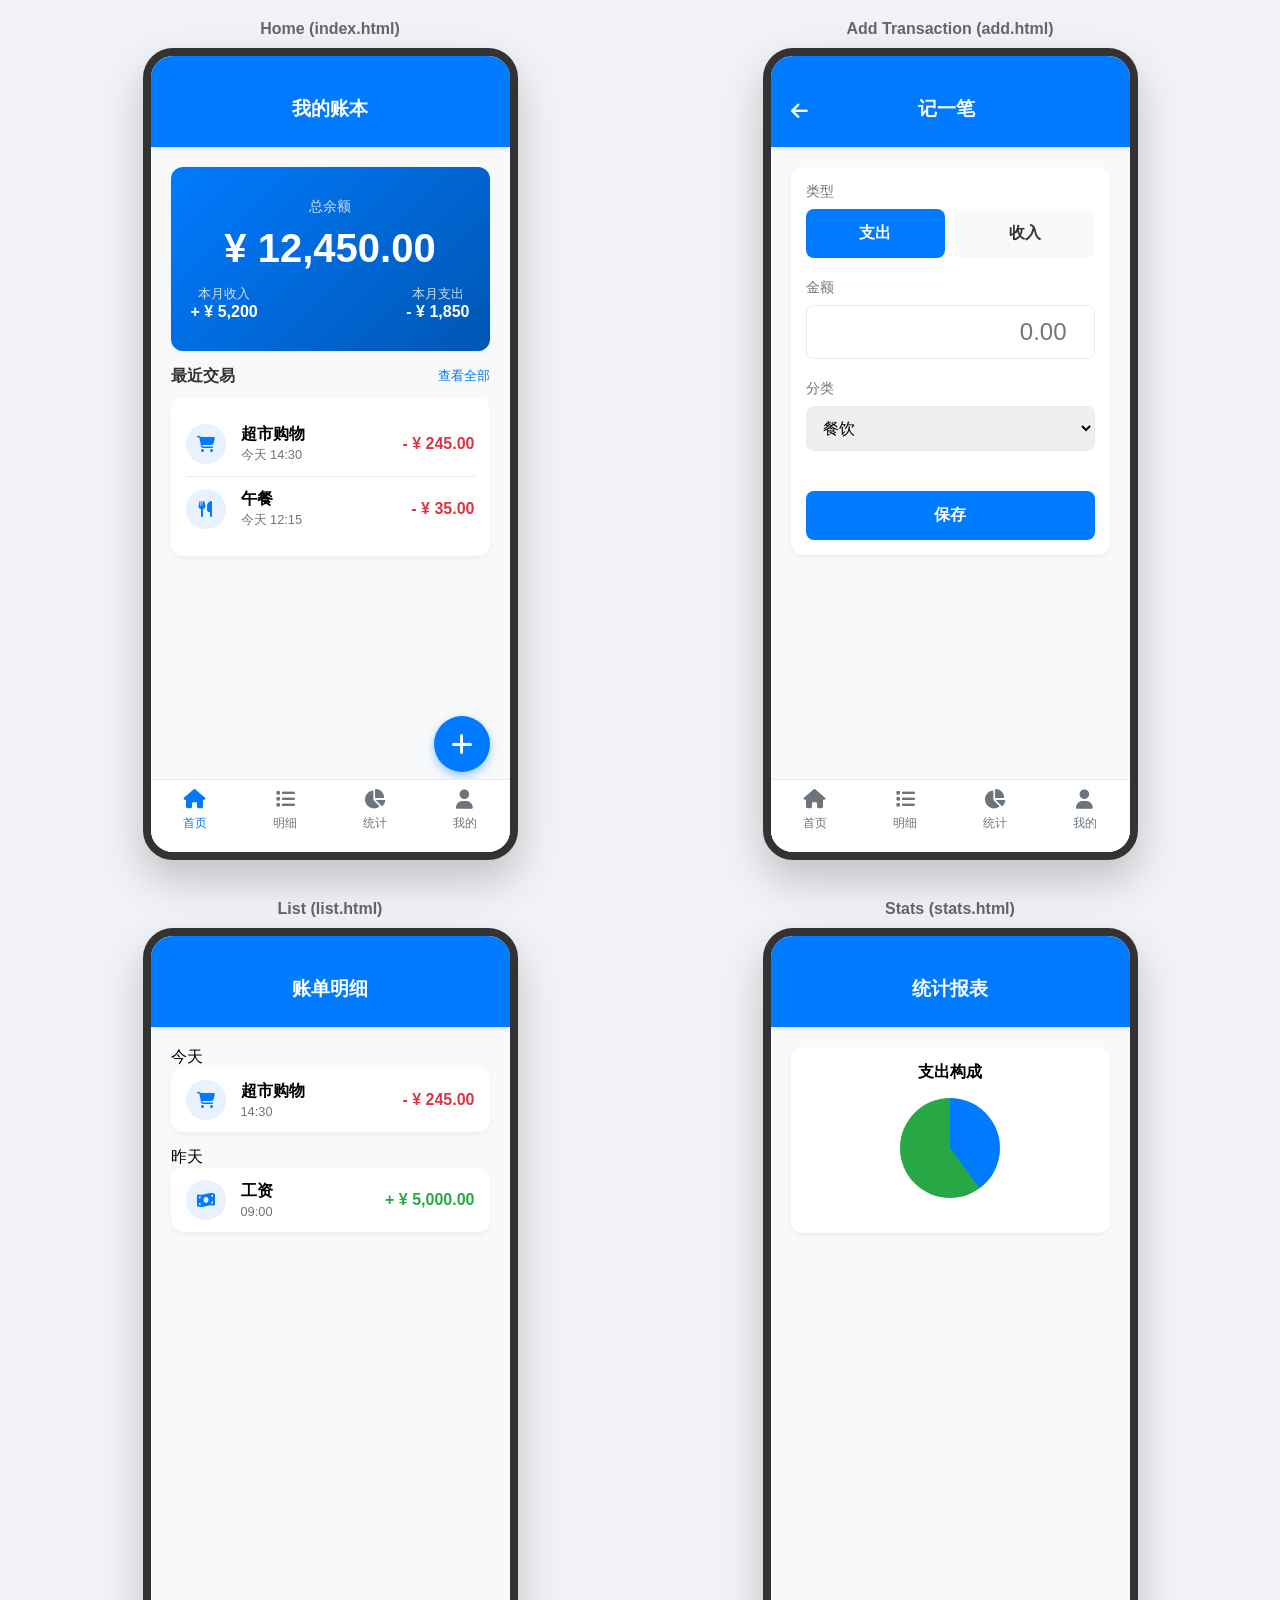
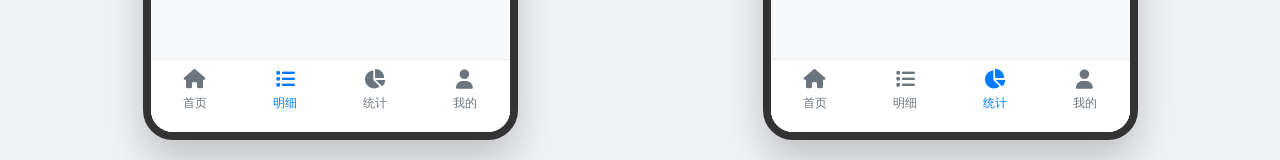
<file: ui-prototype/all-screens.html>
<!DOCTYPE html>
<html lang="zh-CN">
<head>
    <meta charset="UTF-8">
    <meta name="viewport" content="width=device-width, initial-scale=1.0">
    <title>Bookkeeping App - All Screens</title>
    <link rel="stylesheet" href="https://cdnjs.cloudflare.com/ajax/libs/font-awesome/6.4.0/css/all.min.css">
    <link rel="stylesheet" href="styles.css">
    <style>
        .screen-label {
            text-align: center;
            margin-bottom: 10px;
            font-weight: bold;
            color: #666;
        }
    </style>
</head>
<body>

<div class="app-container">
    <!-- Home Screen -->
    <div>
        <div class="screen-label">Home (index.html)</div>
        <div class="mobile-screen">
            <header class="app-header">
                <div class="title">我的账本</div>
            </header>
            <div class="app-content">
                <div class="card balance-card">
                    <div class="balance-label">总余额</div>
                    <div class="balance-amount">¥ 12,450.00</div>
                    <div style="display: flex; justify-content: space-between; margin-top: 15px;">
                        <div>
                            <div style="font-size: 0.8rem; opacity: 0.8;">本月收入</div>
                            <div style="font-weight: bold;">+ ¥ 5,200</div>
                        </div>
                        <div>
                            <div style="font-size: 0.8rem; opacity: 0.8;">本月支出</div>
                            <div style="font-weight: bold;">- ¥ 1,850</div>
                        </div>
                    </div>
                </div>
                <div style="display: flex; justify-content: space-between; align-items: center; margin-bottom: 10px;">
                    <h3 style="font-size: 1rem; color: #333;">最近交易</h3>
                    <a href="#" style="font-size: 0.8rem; color: #007bff; text-decoration: none;">查看全部</a>
                </div>
                <div class="card">
                    <div class="transaction-item">
                        <div class="t-icon"><i class="fas fa-shopping-cart"></i></div>
                        <div class="t-details"><div class="t-title">超市购物</div><div class="t-date">今天 14:30</div></div>
                        <div class="t-amount expense">- ¥ 245.00</div>
                    </div>
                    <div class="transaction-item">
                        <div class="t-icon"><i class="fas fa-utensils"></i></div>
                        <div class="t-details"><div class="t-title">午餐</div><div class="t-date">今天 12:15</div></div>
                        <div class="t-amount expense">- ¥ 35.00</div>
                    </div>
                </div>
            </div>
            <a href="#" class="fab"><i class="fas fa-plus"></i></a>
            <nav class="bottom-nav">
                <a href="#" class="nav-item active"><i class="fas fa-home"></i><span>首页</span></a>
                <a href="#" class="nav-item"><i class="fas fa-list"></i><span>明细</span></a>
                <a href="#" class="nav-item"><i class="fas fa-chart-pie"></i><span>统计</span></a>
                <a href="#" class="nav-item"><i class="fas fa-user"></i><span>我的</span></a>
            </nav>
        </div>
    </div>

    <!-- Add Screen -->
    <div>
        <div class="screen-label">Add Transaction (add.html)</div>
        <div class="mobile-screen">
            <header class="app-header">
                <div style="display: flex; justify-content: space-between; align-items: center;">
                    <a href="#" style="color: white; text-decoration: none;"><i class="fas fa-arrow-left"></i></a>
                    <div class="title">记一笔</div>
                    <div style="width: 24px;"></div>
                </div>
            </header>
            <div class="app-content">
                <div class="card">
                    <form>
                        <div class="form-group">
                            <label class="form-label">类型</label>
                            <div style="display: flex; gap: 10px;">
                                <button type="button" class="btn btn-primary" style="flex: 1;">支出</button>
                                <button type="button" class="btn" style="flex: 1; background-color: #f8f9fa; color: #333;">收入</button>
                            </div>
                        </div>
                        <div class="form-group">
                            <label class="form-label">金额</label>
                            <input type="number" class="form-control" placeholder="0.00" style="font-size: 1.5rem; text-align: right;">
                        </div>
                        <div class="form-group">
                            <label class="form-label">分类</label>
                            <select class="form-control">
                                <option>餐饮</option>
                                <option>购物</option>
                            </select>
                        </div>
                        <button type="button" class="btn btn-primary" style="margin-top: 20px;">保存</button>
                    </form>
                </div>
            </div>
            <nav class="bottom-nav">
                <a href="#" class="nav-item"><i class="fas fa-home"></i><span>首页</span></a>
                <a href="#" class="nav-item"><i class="fas fa-list"></i><span>明细</span></a>
                <a href="#" class="nav-item"><i class="fas fa-chart-pie"></i><span>统计</span></a>
                <a href="#" class="nav-item"><i class="fas fa-user"></i><span>我的</span></a>
            </nav>
        </div>
    </div>

    <!-- List Screen -->
    <div>
        <div class="screen-label">List (list.html)</div>
        <div class="mobile-screen">
            <header class="app-header">
                <div class="title">账单明细</div>
            </header>
            <div class="app-content">
                <div class="date-header">今天</div>
                <div class="card" style="padding: 0 15px;">
                    <div class="transaction-item">
                        <div class="t-icon"><i class="fas fa-shopping-cart"></i></div>
                        <div class="t-details"><div class="t-title">超市购物</div><div class="t-date">14:30</div></div>
                        <div class="t-amount expense">- ¥ 245.00</div>
                    </div>
                </div>
                <div class="date-header">昨天</div>
                <div class="card" style="padding: 0 15px;">
                    <div class="transaction-item">
                        <div class="t-icon"><i class="fas fa-money-bill-wave"></i></div>
                        <div class="t-details"><div class="t-title">工资</div><div class="t-date">09:00</div></div>
                        <div class="t-amount income">+ ¥ 5,000.00</div>
                    </div>
                </div>
            </div>
            <nav class="bottom-nav">
                <a href="#" class="nav-item"><i class="fas fa-home"></i><span>首页</span></a>
                <a href="#" class="nav-item active"><i class="fas fa-list"></i><span>明细</span></a>
                <a href="#" class="nav-item"><i class="fas fa-chart-pie"></i><span>统计</span></a>
                <a href="#" class="nav-item"><i class="fas fa-user"></i><span>我的</span></a>
            </nav>
        </div>
    </div>

    <!-- Stats Screen -->
    <div>
        <div class="screen-label">Stats (stats.html)</div>
        <div class="mobile-screen">
            <header class="app-header">
                <div class="title">统计报表</div>
            </header>
            <div class="app-content">
                <div class="card">
                    <h3 style="text-align: center; margin-bottom: 15px; font-size: 1rem;">支出构成</h3>
                    <div style="width: 100px; height: 100px; border-radius: 50%; background: conic-gradient(#007bff 0% 40%, #28a745 40% 100%); margin: 0 auto 20px;"></div>
                </div>
            </div>
            <nav class="bottom-nav">
                <a href="#" class="nav-item"><i class="fas fa-home"></i><span>首页</span></a>
                <a href="#" class="nav-item"><i class="fas fa-list"></i><span>明细</span></a>
                <a href="#" class="nav-item active"><i class="fas fa-chart-pie"></i><span>统计</span></a>
                <a href="#" class="nav-item"><i class="fas fa-user"></i><span>我的</span></a>
            </nav>
        </div>
    </div>
</div>

</body>
</html>
</file>
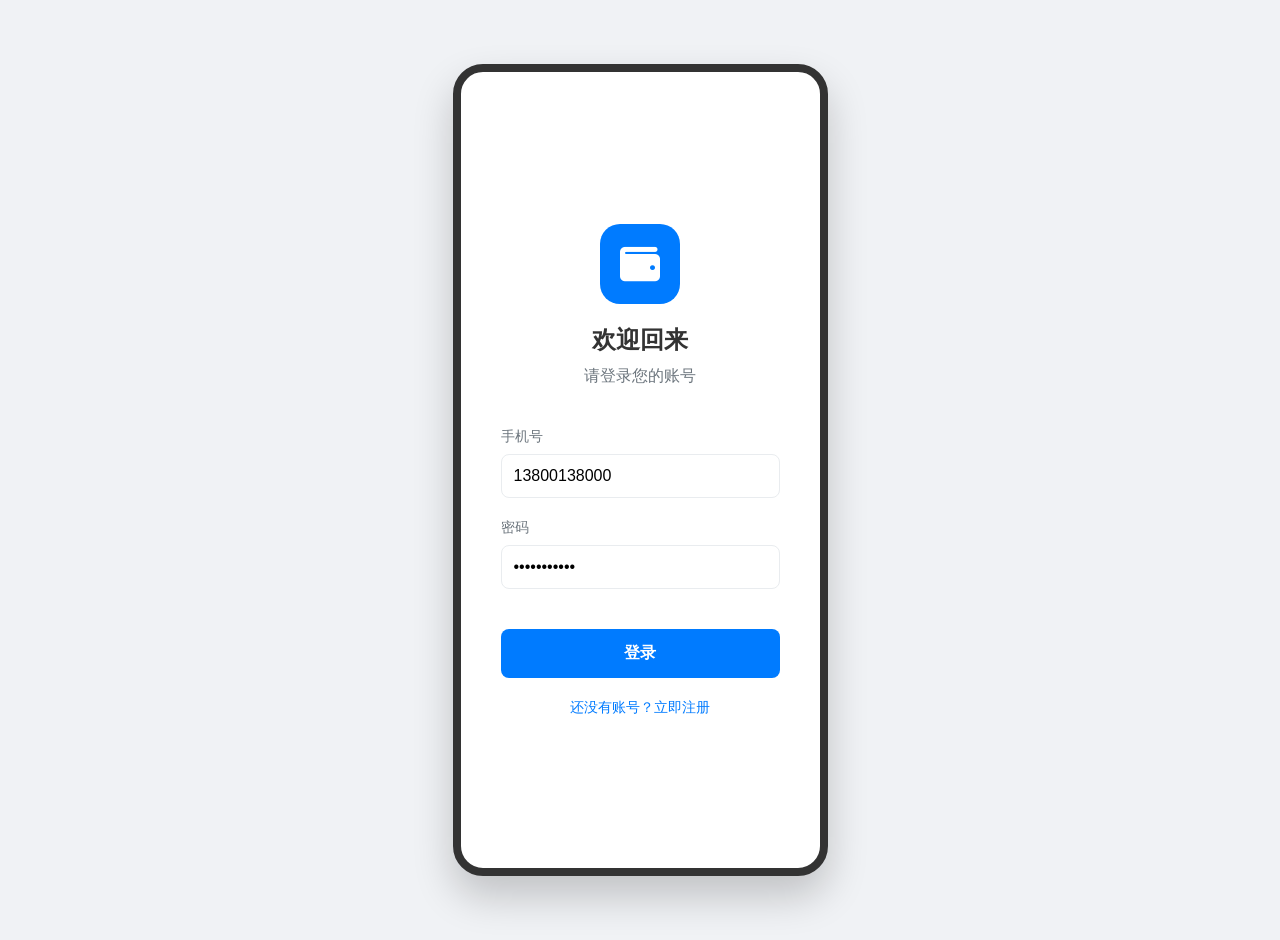
<file: ui-prototype/login.html>
<!DOCTYPE html>
<html lang="zh-CN">
<head>
    <meta charset="UTF-8">
    <meta name="viewport" content="width=device-width, initial-scale=1.0">
    <title>Bookkeeping App - Login</title>
    <link rel="stylesheet" href="https://cdnjs.cloudflare.com/ajax/libs/font-awesome/6.4.0/css/all.min.css">
    <link rel="stylesheet" href="styles.css">
</head>
<body>

<div class="app-container" style="align-items: center; min-height: 100vh;">
    <div class="mobile-screen" style="justify-content: center; padding: 40px;">
        <div style="text-align: center; margin-bottom: 40px;">
            <div style="width: 80px; height: 80px; background-color: #007bff; border-radius: 20px; display: inline-flex; align-items: center; justify-content: center; margin-bottom: 20px;">
                <i class="fas fa-wallet" style="font-size: 40px; color: white;"></i>
            </div>
            <h1 style="font-size: 1.5rem; color: #333;">欢迎回来</h1>
            <p style="color: #6c757d; margin-top: 10px;">请登录您的账号</p>
        </div>

        <form id="login-form">
            <div class="form-group">
                <label class="form-label">手机号</label>
                <input type="tel" id="phone" class="form-control" placeholder="请输入手机号" value="13800138000" required>
            </div>

            <div class="form-group">
                <label class="form-label">密码</label>
                <input type="password" id="password" class="form-control" placeholder="请输入密码" value="password123" required>
            </div>

            <button type="submit" class="btn btn-primary" style="margin-top: 20px;">登录</button>
            <div style="text-align: center; margin-top: 20px;">
                <a href="#" onclick="alert('注册功能请直接使用登录接口测试')" style="color: #007bff; text-decoration: none; font-size: 0.9rem;">还没有账号？立即注册</a>
            </div>
        </form>
    </div>
</div>

<script src="config.js"></script>
<script src="api.js"></script>
<script>
    document.getElementById('login-form').addEventListener('submit', async (e) => {
        e.preventDefault();
        const phone = document.getElementById('phone').value;
        const password = document.getElementById('password').value;
        const btn = e.target.querySelector('button');

        try {
            btn.disabled = true;
            btn.textContent = '登录中...';
            
            // Try to register first (for demo convenience), if fails then login
            try {
                await register(phone, password);
            } catch (err) {
                // If user exists, try login
                await login(phone, password);
            }

            window.location.href = 'index.html';
        } catch (error) {
            console.error(error);
            alert('登录失败: ' + error.message);
            btn.disabled = false;
            btn.textContent = '登录';
        }
    });
</script>

</body>
</html>
</file>
<file: ui-prototype/styles.css>
:root {
    --primary-color: #007bff;
    --secondary-color: #f8f9fa;
    --text-color: #333;
    --light-text: #6c757d;
    --success-color: #28a745;
    --danger-color: #dc3545;
    --white: #ffffff;
    --border-color: #e9ecef;
    --shadow: 0 4px 6px rgba(0, 0, 0, 0.1);
}

* {
    box-sizing: border-box;
    margin: 0;
    padding: 0;
    font-family: -apple-system, BlinkMacSystemFont, "Segoe UI", Roboto, "Helvetica Neue", Arial, sans-serif;
}

body {
    background-color: #f0f2f5;
    display: flex;
    justify-content: center;
    align-items: flex-start;
    min-height: 100vh;
    padding: 20px;
}

/* Desktop: Show screens side-by-side */
.app-container {
    display: grid;
    grid-template-columns: repeat(auto-fit, minmax(375px, 1fr));
    gap: 40px;
    width: 100%;
    max-width: 1200px;
    justify-items: center;
}

/* Mobile Screen Simulation */
.mobile-screen {
    width: 375px;
    height: 812px; /* iPhone X height */
    background-color: var(--white);
    border-radius: 30px;
    box-shadow: 0 20px 40px rgba(0,0,0,0.2);
    overflow: hidden;
    position: relative;
    display: flex;
    flex-direction: column;
    border: 8px solid #333; /* Phone bezel */
}

/* Header */
.app-header {
    background-color: var(--primary-color);
    color: var(--white);
    padding: 40px 20px 20px; /* Extra top padding for status bar simulation */
    text-align: center;
    font-weight: 600;
    font-size: 1.2rem;
    box-shadow: 0 2px 4px rgba(0,0,0,0.1);
    z-index: 10;
}

.app-header .title {
    margin-bottom: 5px;
}

/* Content Area */
.app-content {
    flex: 1;
    overflow-y: auto;
    padding: 20px;
    background-color: var(--secondary-color);
    padding-bottom: 80px; /* Space for bottom nav */
}

/* Cards */
.card {
    background: var(--white);
    border-radius: 12px;
    padding: 15px;
    margin-bottom: 15px;
    box-shadow: 0 2px 4px rgba(0,0,0,0.05);
}

.balance-card {
    background: linear-gradient(135deg, #007bff, #0056b3);
    color: var(--white);
    text-align: center;
    padding: 30px 20px;
}

.balance-amount {
    font-size: 2.5rem;
    font-weight: bold;
    margin: 10px 0;
}

.balance-label {
    opacity: 0.8;
    font-size: 0.9rem;
}

/* Transaction List Item */
.transaction-item {
    display: flex;
    justify-content: space-between;
    align-items: center;
    padding: 12px 0;
    border-bottom: 1px solid var(--border-color);
}

.transaction-item:last-child {
    border-bottom: none;
}

.t-icon {
    width: 40px;
    height: 40px;
    background-color: #e7f1ff;
    border-radius: 50%;
    display: flex;
    align-items: center;
    justify-content: center;
    color: var(--primary-color);
    margin-right: 15px;
}

.t-details {
    flex: 1;
}

.t-title {
    font-weight: 600;
    margin-bottom: 2px;
}

.t-date {
    font-size: 0.8rem;
    color: var(--light-text);
}

.t-amount {
    font-weight: bold;
}

.t-amount.expense {
    color: var(--danger-color);
}

.t-amount.income {
    color: var(--success-color);
}

/* Forms */
.form-group {
    margin-bottom: 20px;
}

.form-label {
    display: block;
    margin-bottom: 8px;
    color: var(--light-text);
    font-size: 0.9rem;
}

.form-control {
    width: 100%;
    padding: 12px;
    border: 1px solid var(--border-color);
    border-radius: 8px;
    font-size: 1rem;
    outline: none;
}

.form-control:focus {
    border-color: var(--primary-color);
}

.btn {
    width: 100%;
    padding: 14px;
    border: none;
    border-radius: 8px;
    font-size: 1rem;
    font-weight: 600;
    cursor: pointer;
    transition: opacity 0.2s;
}

.btn-primary {
    background-color: var(--primary-color);
    color: var(--white);
}

.btn-danger {
    background-color: var(--danger-color);
    color: var(--white);
}

.btn:hover {
    opacity: 0.9;
}

/* Bottom Navigation */
.bottom-nav {
    position: absolute;
    bottom: 0;
    left: 0;
    width: 100%;
    background-color: var(--white);
    border-top: 1px solid var(--border-color);
    display: flex;
    justify-content: space-around;
    padding: 10px 0 20px; /* Extra bottom padding for home indicator */
    z-index: 10;
}

.nav-item {
    text-decoration: none;
    color: var(--light-text);
    text-align: center;
    font-size: 0.75rem;
    display: flex;
    flex-direction: column;
    align-items: center;
    gap: 4px;
}

.nav-item i {
    font-size: 1.2rem;
    margin-bottom: 2px;
}

.nav-item.active {
    color: var(--primary-color);
}

/* Stats Chart Placeholder */
.chart-placeholder {
    height: 200px;
    background-color: #e9ecef;
    border-radius: 8px;
    display: flex;
    align-items: center;
    justify-content: center;
    color: var(--light-text);
    margin-bottom: 20px;
}

/* Profile Section */
.profile-header {
    text-align: center;
    padding: 20px;
}

.avatar {
    width: 80px;
    height: 80px;
    background-color: var(--primary-color);
    border-radius: 50%;
    margin: 0 auto 10px;
    display: flex;
    align-items: center;
    justify-content: center;
    color: var(--white);
    font-size: 2rem;
}

.menu-list {
    list-style: none;
}

.menu-item {
    padding: 15px;
    border-bottom: 1px solid var(--border-color);
    display: flex;
    align-items: center;
    color: var(--text-color);
    text-decoration: none;
}

.menu-item i {
    width: 30px;
    color: var(--primary-color);
}

/* Floating Action Button */
.fab {
    position: absolute;
    bottom: 80px;
    right: 20px;
    width: 56px;
    height: 56px;
    background-color: var(--primary-color);
    border-radius: 50%;
    display: flex;
    align-items: center;
    justify-content: center;
    color: var(--white);
    box-shadow: 0 4px 10px rgba(0, 123, 255, 0.4);
    font-size: 1.5rem;
    text-decoration: none;
    z-index: 5;
    transition: transform 0.2s;
}

.fab:hover {
    transform: scale(1.1);
}

/* Responsive for Mobile Devices */
@media (max-width: 768px) {
    body {
        padding: 0;
        background-color: var(--white);
        display: block;
    }
    
    .app-container {
        display: block;
        width: 100%;
        max-width: none;
    }

    .mobile-screen {
        width: 100%;
        height: 100vh;
        border: none;
        border-radius: 0;
        box-shadow: none;
    }
}
</file>
